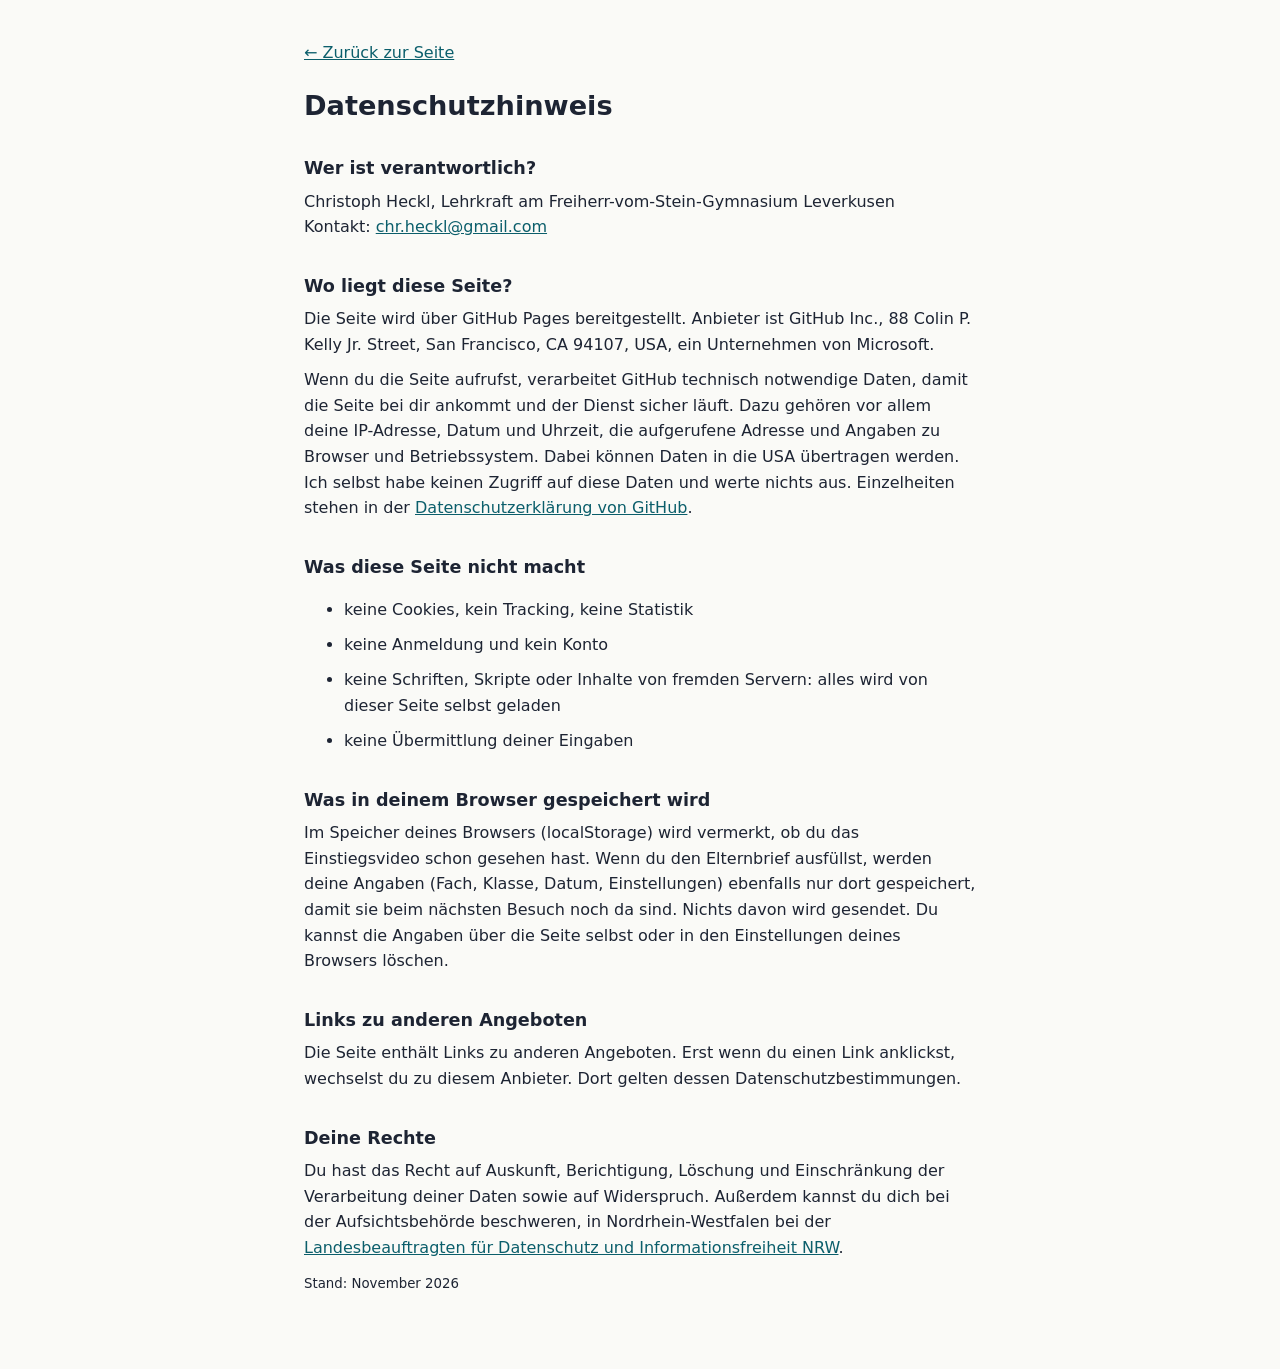
<file: datenschutz.html>
<!DOCTYPE html>
<html lang="de">
<head>
<meta charset="utf-8">
<meta name="viewport" content="width=device-width, initial-scale=1">
<meta name="robots" content="noindex">
<title>Datenschutzhinweis</title>
<style>
  body { font-family: system-ui, -apple-system, "Segoe UI", Roboto, sans-serif; line-height: 1.6; color: #1d2433; background: #fafaf7; margin: 0; }
  main { max-width: 42rem; margin: 0 auto; padding: 2.5rem 1.25rem 4rem; }
  h1 { font-size: 1.7rem; line-height: 1.2; margin: 0 0 1.5rem; }
  h2 { font-size: 1.1rem; margin: 2rem 0 .4rem; }
  p, li { margin: 0 0 .6rem; }
  a { color: #0b5e6b; }
  .zurueck { display: inline-block; margin-bottom: 1.5rem; }
</style>
</head>
<body>
<main>
<a class="zurueck" href="./">← Zurück zur Seite</a>
<h1>Datenschutzhinweis</h1>

<h2>Wer ist verantwortlich?</h2>
<p>Christoph Heckl, Lehrkraft am Freiherr-vom-Stein-Gymnasium Leverkusen<br>
Kontakt: <a href="mailto:chr.heckl@gmail.com">chr.heckl@gmail.com</a></p>

<h2>Wo liegt diese Seite?</h2>
<p>Die Seite wird über GitHub Pages bereitgestellt. Anbieter ist GitHub Inc., 88 Colin P. Kelly Jr. Street, San Francisco, CA 94107, USA, ein Unternehmen von Microsoft.</p>
<p>Wenn du die Seite aufrufst, verarbeitet GitHub technisch notwendige Daten, damit die Seite bei dir ankommt und der Dienst sicher läuft. Dazu gehören vor allem deine IP-Adresse, Datum und Uhrzeit, die aufgerufene Adresse und Angaben zu Browser und Betriebssystem. Dabei können Daten in die USA übertragen werden. Ich selbst habe keinen Zugriff auf diese Daten und werte nichts aus. Einzelheiten stehen in der <a href="https://docs.github.com/de/site-policy/privacy-policies/github-general-privacy-statement" rel="noopener">Datenschutzerklärung von GitHub</a>.</p>

<h2>Was diese Seite nicht macht</h2>
<ul>
  <li>keine Cookies, kein Tracking, keine Statistik</li>
  <li>keine Anmeldung und kein Konto</li>
  <li>keine Schriften, Skripte oder Inhalte von fremden Servern: alles wird von dieser Seite selbst geladen</li>
  <li>keine Übermittlung deiner Eingaben</li>
</ul>

<h2>Was in deinem Browser gespeichert wird</h2>
<p>Im Speicher deines Browsers (localStorage) wird vermerkt, ob du das Einstiegsvideo schon gesehen hast. Wenn du den Elternbrief ausfüllst, werden deine Angaben (Fach, Klasse, Datum, Einstellungen) ebenfalls nur dort gespeichert, damit sie beim nächsten Besuch noch da sind. Nichts davon wird gesendet. Du kannst die Angaben über die Seite selbst oder in den Einstellungen deines Browsers löschen.</p>

<h2>Links zu anderen Angeboten</h2>
<p>Die Seite enthält Links zu anderen Angeboten. Erst wenn du einen Link anklickst, wechselst du zu diesem Anbieter. Dort gelten dessen Datenschutzbestimmungen.</p>

<h2>Deine Rechte</h2>
<p>Du hast das Recht auf Auskunft, Berichtigung, Löschung und Einschränkung der Verarbeitung deiner Daten sowie auf Widerspruch. Außerdem kannst du dich bei der Aufsichtsbehörde beschweren, in Nordrhein-Westfalen bei der <a href="https://www.ldi.nrw.de" rel="noopener">Landesbeauftragten für Datenschutz und Informationsfreiheit NRW</a>.</p>

<p><small>Stand: November 2026</small></p>
</main>
</body>
</html>
</file>
